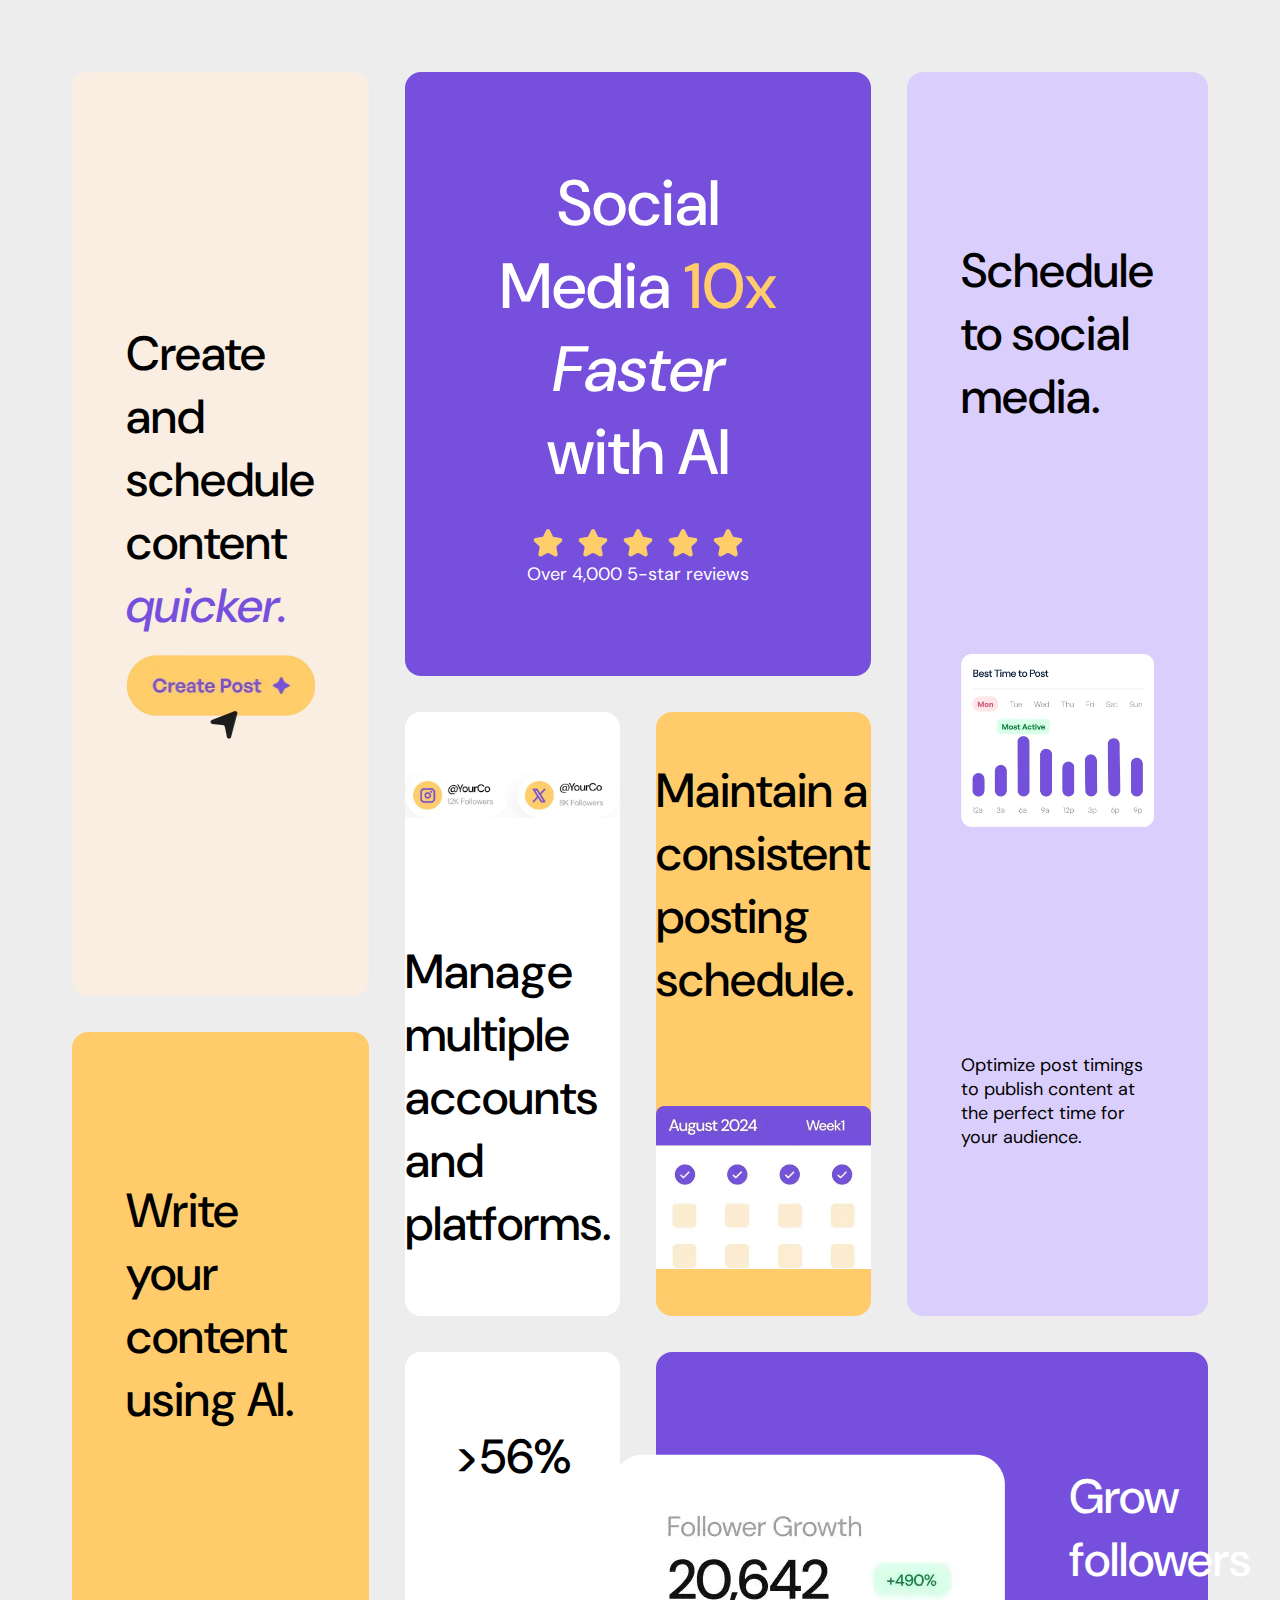
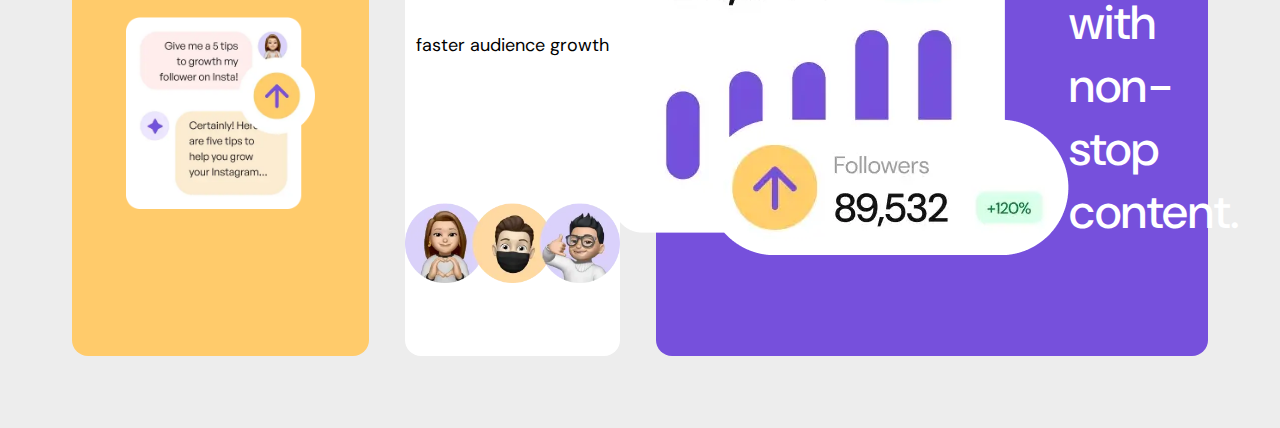
<file: index.html>
<!DOCTYPE html>
<html lang="en">
<head>
  <meta charset="UTF-8">
  <meta name="viewport" content="width=device-width, initial-scale=1.0"> <!-- displays site properly based on user's device -->
  <link rel="preconnect" href="https://fonts.googleapis.com">
  <link rel="preconnect" href="https://fonts.gstatic.com" crossorigin>
  <link href="https://fonts.googleapis.com/css2?family=DM+Sans:ital,opsz,wght@0,9..40,100..1000;1,9..40,100..1000&display=swap" rel="stylesheet">
  <link rel="icon" type="image/png" sizes="32x32" href="./assets/images/favicon-32x32.png">
  <link rel="stylesheet" href="./styles.css">
  <title>Frontend Mentor | Bento grid</title>
  
</head>
<body>
  <div class="create card">
    <h2>Create and schedule content <span>quicker.</span></h2>
    <img src="./assets/images/illustration-create-post.webp" alt="">
  </div>
  <div class="write card">
    <h2>Write your content<br>using AI.</h2>
    <img src="./assets/images/illustration-ai-content.webp" alt="">
  </div>
  <div class="social card">
    <h1>Social Media <span>10x</span><br><em>Faster</em> with AI</h1>
    <img src="./assets/images/illustration-five-stars.webp" alt="">
    <p>Over 4,000 5-star reviews</p>
  </div>
  <div class="manage card">
    <img src="./assets/images/illustration-multiple-platforms.webp" alt="">
    <h2>Manage multiple accounts and platforms.</h2>
  </div>
  <div class="maintain card">
    <h2>Maintain a consistent posting schedule.</h2>
    <img src="./assets/images/illustration-consistent-schedule.webp" alt="">
  </div>
  <div class="schedule card">
    <h2>Schedule to social media.</h2>
    <img src="./assets/images/illustration-schedule-posts.webp" alt="">
    <p>Optimize post timings to publish content at the perfect time for your audience.</p>
  </div>
  <div class="grow card">
    <img src="./assets/images/illustration-grow-followers.webp" alt="">
    <h2>Grow followers with non-stop content.</h2>
  </div>
  <div class="audience card">
    <h2>>56%</h2>
    <p>faster audience growth</p>
    <img src="./assets/images/illustration-audience-growth.webp" alt="">
  </div>
</body>
</html>
</file>
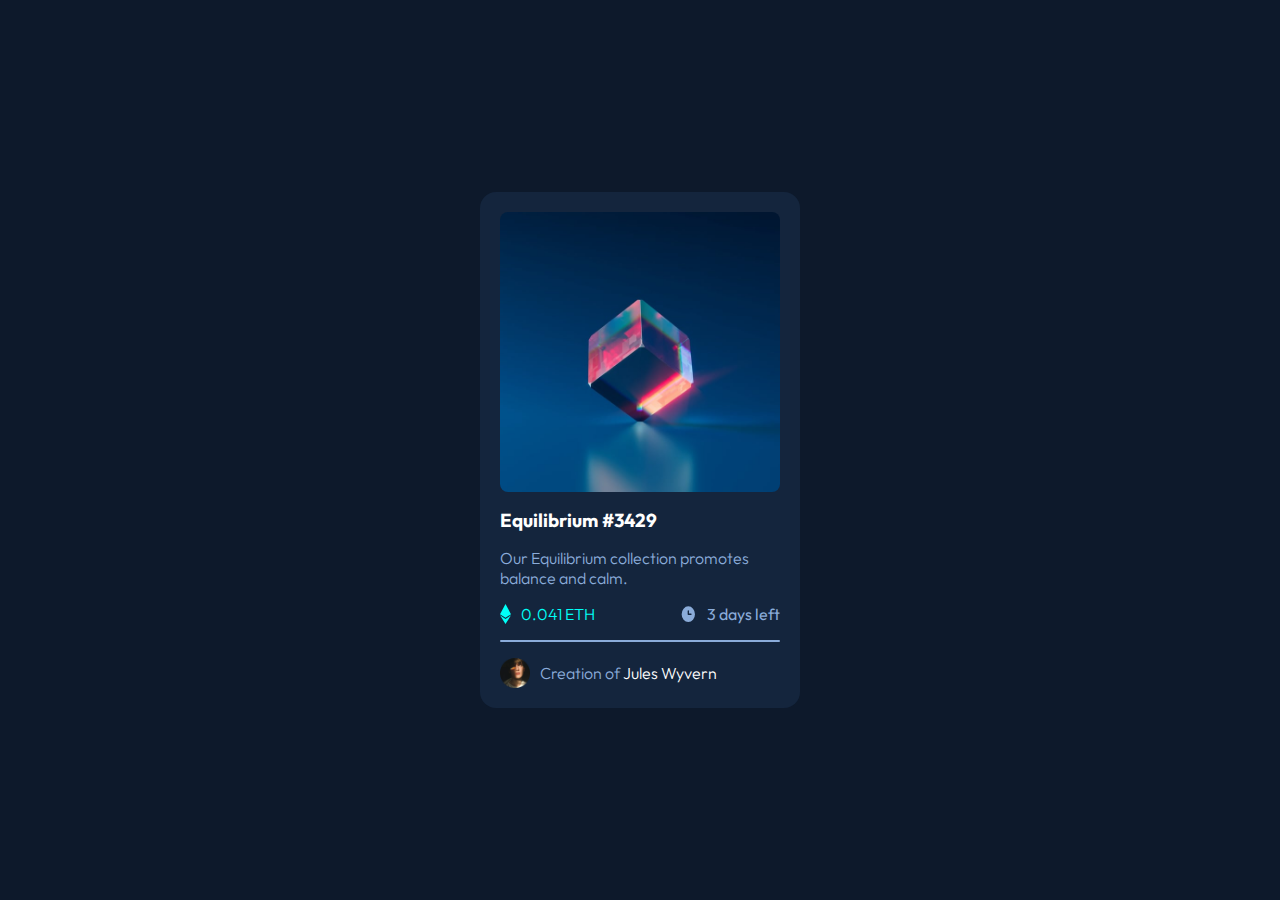
<file: nft-card/index.html>
<!DOCTYPE html>
<html lang="en">
<head>
  <meta charset="UTF-8">
  <meta name="viewport" content="width=device-width, initial-scale=1.0"> <!-- displays site properly based on user's device -->

  <link rel="icon" type="image/png" sizes="32x32" href="./images/favicon-32x32.png">
  
  <title>Frontend Mentor | NFT preview card component</title>
  <link rel="preconnect" href="https://fonts.googleapis.com">
  <link rel="preconnect" href="https://fonts.gstatic.com" crossorigin>
  <link href="https://fonts.googleapis.com/css2?family=Outfit:wght@100..900&display=swap" rel="stylesheet">
  <link rel='stylesheet' href='styles.css'/>
  <!-- Feel free to remove these styles or customise in your own stylesheet 👍 -->
</head>
<body>
  <div class="card">
    <img src="./images/image-equilibrium.jpg" alt="Equilibrium #3429 image" class="card_img">
    <div class="heading"><h3>Equilibrium #3429</h3></div>

    <div class="desc"><p>Our Equilibrium collection promotes balance and calm.</p></div>
    <div class="pricetime">
      <div class="price">
        <img src="./images/icon-ethereum.svg" alt="Icon" class="price_img">
        <p class="price_text">0.041 ETH</p>
      </div>
      <div class="time">
        <img src="./images/icon-clock.svg" alt="Icon" class="time_img">
        <p class="time_text">3 days left</p>
      </div>
    </div>
    <hr>
    <div class="author">
      <img src="./images/image-avatar.png" alt="Avatar" class="avatar_img">
      <p class="author_text">Creation of <span class="highlight">Jules Wyvern</span></p>
    </div>
  </div>
  
</body>
</html>
</file>
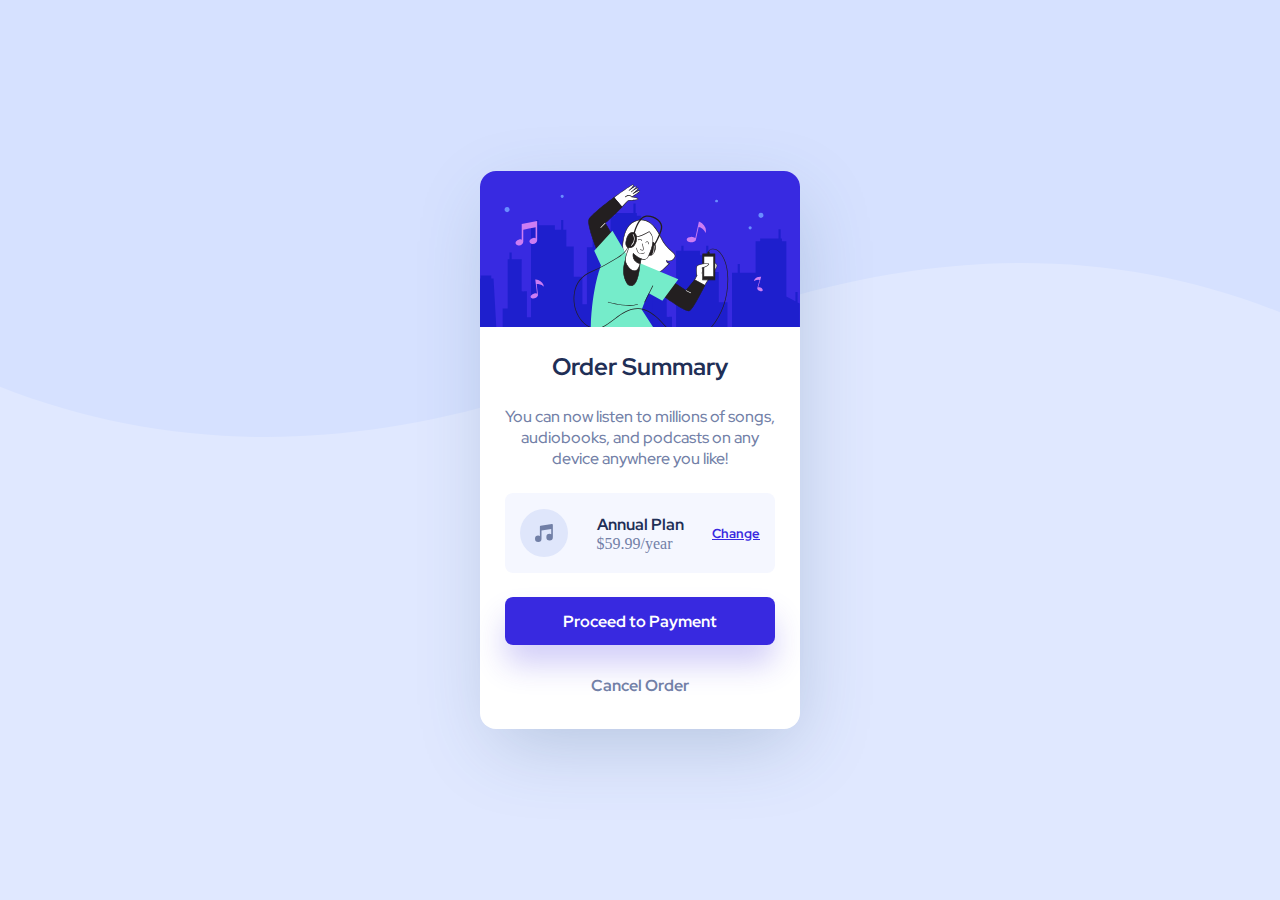
<file: order-summary-component-main/index.html>
<!DOCTYPE html>
<html lang="en">
  <head>
    <meta charset="UTF-8">
    <meta name="viewport" content="width=device-width, initial-scale=1.0"> <!-- displays site properly based on user's device -->
    <link rel="preconnect" href="https://fonts.googleapis.com">
    <link rel="preconnect" href="https://fonts.gstatic.com" crossorigin>
    <link href="https://fonts.googleapis.com/css2?family=Red+Hat+Display:ital,wght@0,300..900;1,300..900&display=swap" rel="stylesheet">
    <link rel="icon" type="image/png" sizes="32x32" href="./images/favicon-32x32.png">
    <link rel="stylesheet" href="styles.css">
    <title>Frontend Mentor | Order summary card</title>
  </head>
  <body>
    <div class="card">
      <img src="./images/illustration-hero.svg" alt="Illustration" class="picture">
      <div class="heading red-hat-display-900"><h2>Order Summary</h2></div>

      <p class="desc red-hat-display-500">You can now listen to millions of songs, audiobooks, and podcasts on any 
      device anywhere you like!</p>
      <div class="order">
        <img src="./images/icon-music.svg" alt="">
        <div class="plan">
          <h3 class="red-hat-display-700">Annual Plan</h3>
          <p red-hat-display-500>$59.99/year</p>
        </div>
        <a href="" class="link red-hat-display-700">Change</a>
      </div>
      <div class="buttons">
        <button class="proceed red-hat-display-700">Proceed to Payment</button>
        <button class="cancel red-hat-display-700">Cancel Order</button>
      </div>
    </div>
  </body>
</html>
</file>
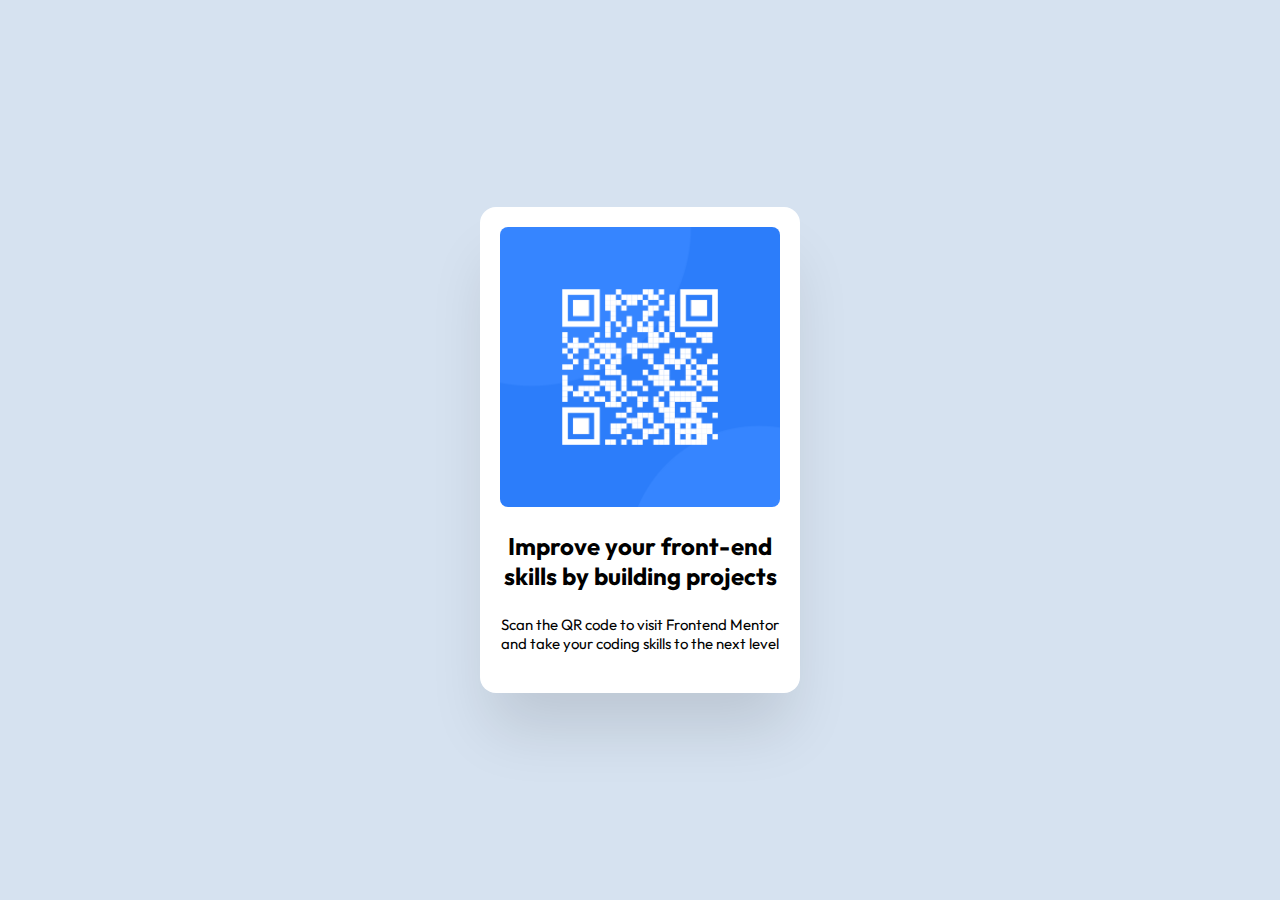
<file: qr-code-component-main/index.html>
<!DOCTYPE html>
<html lang="en">
<head>
  <meta charset="UTF-8">
  <meta name="viewport" content="width=device-width, initial-scale=1.0"> <!-- displays site properly based on user's device -->

  <link rel="icon" type="image/png" sizes="32x32" href="./images/favicon-32x32.png">
  <link rel="preconnect" href="https://fonts.googleapis.com">
  <link rel="preconnect" href="https://fonts.gstatic.com" crossorigin>
  <link href="https://fonts.googleapis.com/css2?family=Outfit:wght@100..900&display=swap" rel="stylesheet">
  <link rel="stylesheet" href="styles.css">
  <title>Frontend Mentor | QR code component</title>

</head>
<body>
  <div class="card">
    <img src="./images/image-qr-code.png" alt="">
    <h2>Improve your front-end skills by building projects</h2>
    <p>Scan the QR code to visit Frontend Mentor and take your coding skills to the next level</p>
  </div>
</body>
</html>
</file>
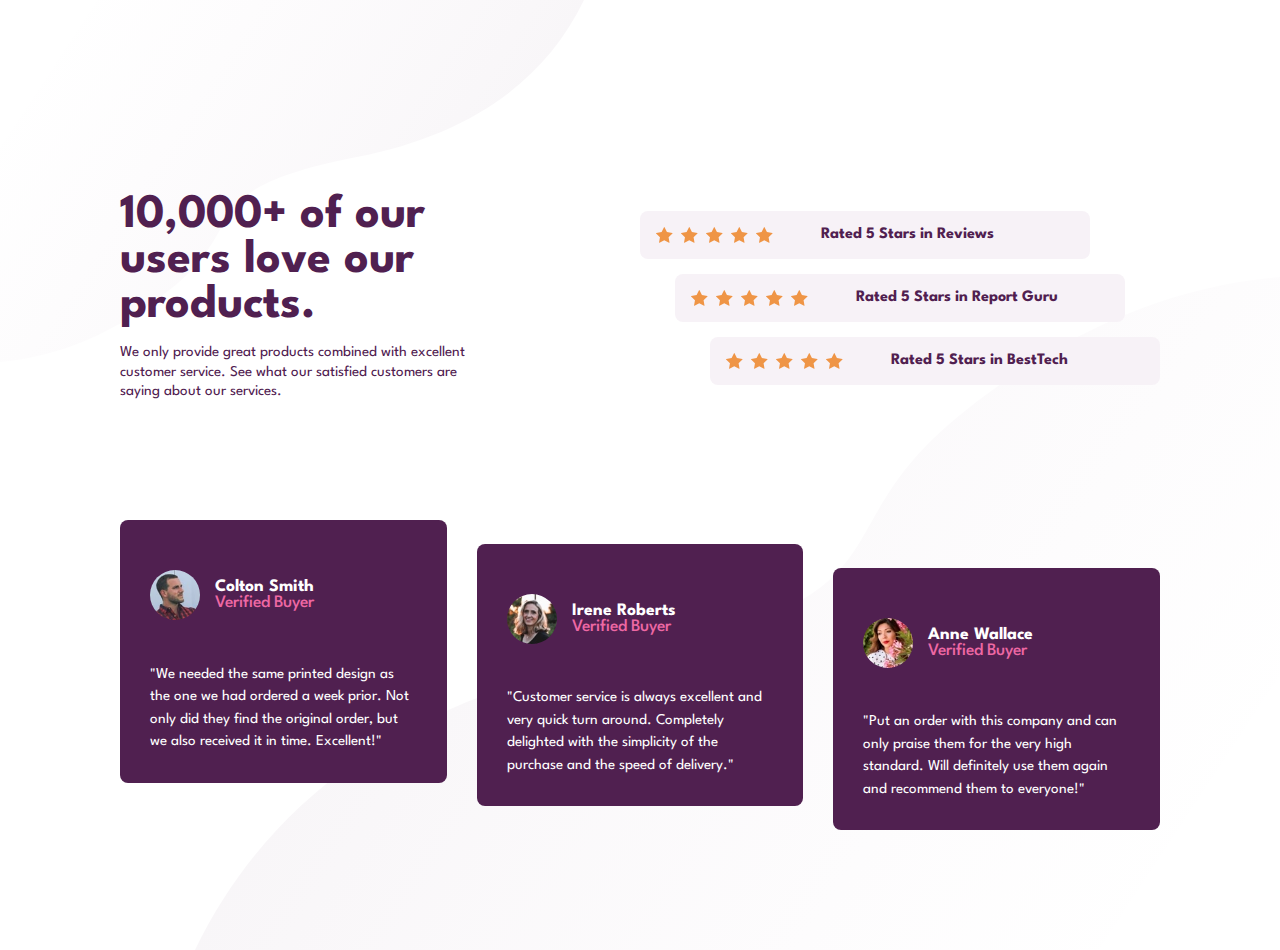
<file: social-proof-section-master/index.html>
<!DOCTYPE html>
<html lang="en">
  <head>
    <meta charset="UTF-8" />
    <meta name="viewport" content="width=device-width, initial-scale=1.0" />
    <!-- displays site properly based on user's device -->

    <link
      rel="icon"
      type="image/png"
      sizes="32x32"
      href="./images/favicon-32x32.png"
    />
    <link rel="stylesheet" href="styles.css">
    <link rel="preconnect" href="https://fonts.googleapis.com">
    <link rel="preconnect" href="https://fonts.gstatic.com" crossorigin>
    <link href="https://fonts.googleapis.com/css2?family=League+Spartan:wght@100..900&display=swap" rel="stylesheet">
    <title>Frontend Mentor | Social proof section</title>
  </head>
  <body>
    <div class="text">
      <h1 class="heading">10,000+ of our<br>users love our<br>products.</h1>
      <p class="desc">We only provide great products combined with excellent<br>customer service.
    See what our satisfied customers are<br>saying about our services.</p>
    </div>

    <div class="rating">
      <div class="rate">
        <div class="stars"><img src="./images/icon-star.svg" alt=""><img src="./images/icon-star.svg" alt=""><img src="./images/icon-star.svg" alt=""><img src="./images/icon-star.svg" alt=""><img src="./images/icon-star.svg" alt=""></div>
        <p>Rated 5 Stars in Reviews</p>
      </div>
      <div class="rate">
        <div class="stars"><img src="./images/icon-star.svg" alt=""><img src="./images/icon-star.svg" alt=""><img src="./images/icon-star.svg" alt=""><img src="./images/icon-star.svg" alt=""><img src="./images/icon-star.svg" alt=""></div>
        <p>Rated 5 Stars in Report Guru</p>
      </div>
      <div class="rate">
        <div class="stars"><img src="./images/icon-star.svg" alt=""><img src="./images/icon-star.svg" alt=""><img src="./images/icon-star.svg" alt=""><img src="./images/icon-star.svg" alt=""><img src="./images/icon-star.svg" alt=""></div>
        <p>Rated 5 Stars in BestTech</p>
      </div>
    </div>

    <div class="reviews">
      <div class="card">
        <div class="author">
          <img src="./images/image-colton.jpg" alt="">
          <h3 class="name">Colton Smith</h3>
          <h3>Verified Buyer</h3>
        </div>
        <p>"We needed the same printed design as the one we had ordered a week prior.
    Not only did they find the original order, but we also received it in time.
    Excellent!"</p>
      </div>
      <div class="card">
        <div class="author">
          <img src="./images/image-irene.jpg" alt="">
          <h3 class="name">Irene Roberts</h3>
          <h3>Verified Buyer</h3>
        </div>
        <p>"Customer service is always excellent and very quick turn around. Completely
    delighted with the simplicity of the purchase and the speed of delivery."</p>
      </div>
      <div class="card">
        <div class="author">
          <img src="./images/image-anne.jpg" alt="">
          <h3 class="name">Anne Wallace</h3>
          <h3>Verified Buyer</h3>
        </div>
        <p>"Put an order with this company and can only praise them for the very high
    standard. Will definitely use them again and recommend them to everyone!"</p>
      </div>
    </div>
  </body>
</html>
</file>
<file: styles.css>
:root {
  --purple-100: hsl(254, 88%, 90%);
  --purple-500: hsl(256, 67%, 59%);
  --gray: hsl(0, 0%, 93%);
  --yellow-100: hsl(31, 66%, 93%);
  --yellow-500: hsl(39, 100%, 71%);

  --white: hsl(0, 0%, 100%);
  --black: hsl(0, 0%, 7%);
}

* {
    margin: 0;
    padding: 0;
    box-sizing: border-box;
}

body {
    padding: 4em;
    background-color: var(--gray);
    display: grid;
    place-items: center;
    gap: 2em;
    grid-template-columns: repeat(4, 1fr);
    grid-template-rows: repeat(6, 1fr);
    grid-template-areas: 
    "create social social schedule"
    "create social social schedule"
    "create manage maintain schedule"
    "write manage maintain schedule"
    "write audience grow grow"
    "write audience grow grow";
    min-height: 100vh;
    font-family: "DM Sans";
    font-size: 18px;
}

.card {
    display: grid;
    border-radius: 16px;
    height: 100%;
    place-items: center;
    width: 100%;
}

.create {
    background-color: var(--yellow-100);
    grid-area: create;
    padding: 3em;
    display: flex;
    flex-direction: column;
    justify-content: center;
    align-items: center;
    gap: 1em;
}

.create span {
    color: var(--purple-500);
    font-style: italic;
}


.social {
    background-color: var(--purple-500);
    grid-area: social;
    text-align: center;
    display: flex;
    flex-direction: column;
    padding: 5em;
    color: var(--white);
}
.social > h1 {
    font-size: 64px;
    margin-bottom: 0.5em;
    font-weight: 500;
}
.social > img {
    max-height: 2em;
}
.social span {
    color: var(--yellow-500)
}


.write {
    background-color: var(--yellow-500);
    grid-area: write;
    place-items: center;
    padding: 3em;
}





.schedule {
    background-color: var(--purple-100);
    grid-area: schedule;
    padding: 3em;
}
.manage {
    background-color: var(--white);
    grid-area: manage;
}
.audience {
    background-color: var(--white);
    grid-area: audience;
}
.grow {
    background-color: var(--purple-500);
    grid-area: grow;
    color: var(--white);
    display: flex;
    align-items: center;
    justify-content: center;
    padding: 2em;
}
.maintain {
    background-color: var(--yellow-500);
    grid-area: maintain;
}

img {
    max-width: 100%;
    
}


h2 {
    font-weight: 500;
    font-size: 48px;
}
</file>
<file: nft-card/styles.css>
:root {
    --blue-500: hsl(215, 51%, 70%);
    --cyan-400: hsl(178, 100%, 50%);

    --blue-950: hsl(217, 54%, 11%); /* main BG */
    --blue-900: hsl(216, 50%, 16%); /* card BG */ 
    --blue-800: hsl(215, 32%, 27%); /* line */
    --white: hsl(0, 0%, 100%);
}

* {
    margin: 0;
    padding: 0;
    box-sizing: border-box;
}

body {
    font-family: Outfit;
    font-weight: 300;
    background-color: var(--blue-950);    
    display: flex;
    justify-content: center;
    align-items: center;
    min-height: 100vh;
}

.card {
    max-width: 320px;
    padding: 20px;
    border-radius: 16px;
    background-color: var(--blue-900);
    display: flex;
    align-items: start;
    justify-content: center;
    flex-direction: column;
    gap: 1em;
}

.highlight:hover, .heading:hover {
    color: var(--cyan-400);
}

.heading {
    color: var(--white);
    font-weight: 600;
}

p {
    color: var(--blue-500);
}

.price_text {
    color: var(--cyan-400);
}

.time_text {
    font-weight: 400;
}

.highlight {
    color: var(--white);
}

.pricetime {
    width: 100%;
    display: flex;
    justify-content: space-between;
    align-items: center;
}

.price, .time {
    display: flex;
    gap: 10px;
}

.author {
    display: flex;
    align-items: center;
    gap: 10px;
}

.avatar_img {
    width: 30px;
}

.card_img {
    width: 280px;
    border-radius: 8px;
}

hr {
    border: none;
    height: 2px;
    background-color: var(--blue-500);
    width: 100%;
    border-radius: 8px;
}
</file>
<file: order-summary-component-main/styles.css>
:root {
  --blue-100: hsl(225, 100%, 94%);
  --blue-700: hsl(245, 75%, 52%);
  --blue-700-trans: hsla(245, 75%, 52%, 0.678);

  --blue-50: hsl(225, 100%, 98%);
  --gray-600: hsl(224, 23%, 55%);
  --blue-950: hsl(223, 47%, 23%);

  --white: hsl(0, 0%, 100%);
}

* {
  margin: 0;
  padding: 0;
  box-sizing: border-box;
}

body {
  background-image: url(./images/pattern-background-desktop.svg);
  background-repeat: repeat-x;
  background-size: auto;
  background-position: top center;
  background-color: var(--blue-100);
  display: flex;
  align-items: center;
  justify-content: center;
  min-height: 100vh;
}

.card {
  max-width: 320px;
  border-radius: 16px;
  background-color: var(--white);
  display: flex;
  align-items: center;
  justify-content: center;
  flex-direction: column;
  gap: 1.5em;
  padding-bottom: 20px;
  box-shadow: 0px 23px 76px -11px rgba(53, 91, 128, 0.26);
  -webkit-box-shadow: 5px 23px 76px -11px rgba(53, 91, 128, 0.26);
  -moz-box-shadow: 5px 23px 76px -11px rgba(53, 91, 128, 0.26);
}

p {
  max-width: 270px;
  color: var(--gray-600);
  text-align: center;
}

h2, h3 {
  color: var(--blue-950)
}

.picture {
  width: 100%;
  border-radius: 16px 16px 0px 0px;
}

.buttons {
  display: flex;
  max-width: 270px;
  flex-direction: column;
  width: 100%;
  gap: 1em;
}

button {
  max-width: 270px;
  width: 100%;
  min-height: 3em;
  border-radius: 8px;
  border: none;
}

.cancel {
  background-color:transparent;
  color: var(--gray-600);
}

.cancel:hover {
  color: var(--blue-950);
  cursor: pointer;
}

.proceed {
  background-color: var(--blue-700);
  color: var(--white);
  box-shadow: 0px 20px 31px -1px rgba(56,41,224,0.23);
  -webkit-box-shadow: 0px 20px 31px -1px rgba(56,41,224,0.23);
  -moz-box-shadow: 0px 20px 31px -1px rgba(56,41,224,0.23);
}

.proceed:hover {
  background-color: var(--blue-700-trans);
  cursor: pointer;
}

.order {
  background-color: var(--blue-50);
  padding: 15px;
  border-radius: 8px;
  display: flex;
  justify-content: space-between;
  align-items: center;
  max-width: 270px;
  width: 100%;
  min-height: 5em;
}

.order p {
  text-align: left;
}

.order a {
  font-size: 13px;
  color: var(--blue-700);
}

.order a:hover {
  color: var(--blue-700-trans);
  cursor: pointer;
}

.red-hat-display-500 {
  font-size: 16px;
  font-family: "Red Hat Display", sans-serif;
  font-optical-sizing: auto;
  font-weight: 500;
  font-style: normal;
}

.red-hat-display-700 {
  font-size: 16px;
  font-family: "Red Hat Display", sans-serif;
  font-optical-sizing: auto;
  font-weight: 700;
  font-style: normal;
}

.red-hat-display-900 {
  font-size: 16px;
  font-family: "Red Hat Display", sans-serif;
  font-optical-sizing: auto;
  font-weight: 900;
  font-style: bold;
}
</file>
<file: qr-code-component-main/styles.css>
:root {
    --white: hsl(0, 0%, 100%);
    --slate-300: hsl(212, 45%, 89%);
    --slate-500: hsl(216, 15%, 48%);
    --slate-900: hsl(218, 44%, 22%);
}

* {
    margin: 0;
    padding: 0;
    box-sizing: border-box;
}

body {
    background-color: var(--slate-300);
    display: flex;
    justify-content: center;
    align-items: center;
    min-height: 100vh;
}

.card {
    background-color: var(--white);
    padding: 20px 20px 40px 20px;
    max-width: 320px;
    display: flex;
    flex-direction: column;
    justify-content: center;
    align-items: center;
    border-radius: 16px;
    gap: 1.5em;
    box-shadow: 0px 45px 63px -11px rgba(0,0,0,0.12);
    -webkit-box-shadow: 0px 45px 63px -11px rgba(0,0,0,0.12);
    -moz-box-shadow: 0px 45px 63px -11px rgba(0,0,0,0.12);
}

h2, p {
    text-align: center;
    font-family: 'Outfit';
}

p {
    font-size: 15px;
}

.card > img {
    max-width: 280px;
    border-radius: 8px;
}
</file>
<file: social-proof-section-master/styles.css>
:root {
    --dark-magenta: hsl(300, 43%, 22%);
    --pink: hsl(333, 80%, 67%);

    --dark-gray-magenta: hsl(303, 10%, 53%);
    --light-gray-magenta: hsl(300, 24%, 96%);
    --white: hsl(0, 0%, 100%);
}

* {
    padding: 0;
    margin: 0;
    box-sizing: border-box;
}

body {
    padding: 8em;
    font-family: League Spartan;
    font-size: 15px;
    background-image: url(./images/bg-pattern-top-desktop.svg), url(./images/bg-pattern-bottom-desktop.svg);
    background-repeat: no-repeat;
    background-position: top left, bottom right;
    background-size: auto, auto;
    min-height: 100vh;
    display: grid;
    place-items: center;
    grid-template-columns: 1fr 1fr;
    grid-template-rows: 1fr 1fr;
    grid-template-areas: 
    "text rating"
    "reviews reviews";
}


.text {
    grid-area: text;
    color: var(--dark-magenta);
    display: grid;
    justify-content: flex-start;
    gap: 1em;
    width: 100%;
}

.heading {
    font-weight: 700;
    font-size: 48px;
}

.text > p {
    line-height: 1.3em;
}

.rating {
    grid-area: rating;
    display: grid;
    grid-template-rows: repeat(3, minmax(0, 1fr));
    gap: 1em;
    place-items: center;
    width: 100%;
    justify-self: end;
}

.rate {
    background-color: var(--light-gray-magenta);
    padding: 1em;
    display: flex;
    gap: 3em;
    width: 450px;
    font-weight: 700;
    color: var(--dark-magenta);
    font-size: 16px;
    border-radius: 8px;
}

.stars {
    display: grid;
    grid-template-columns: repeat(5, 1fr);
    gap: 0.5em;
}

.rate:nth-of-type(1) {
    justify-self: start;
    align-self: center;
}

.rate:nth-of-type(3) {
    justify-self: end;
    align-self: center;
}

.reviews {
    min-height: 310px;
    margin-top: 3em;
    grid-area: reviews;
    display: grid;
    grid-template-columns: repeat(3, 1fr);
    gap: 2em;
    place-items: center;
    width: 100%;
}

.card {
    min-height: 260px;
    padding: 2em;
    border-radius: 8px;
    background-color: var(--dark-magenta);
    display: grid;
    grid-template-rows: repeat(2, 1fr);
    gap: 1.5em;
}

.card > p {
    color: var(--white);
    line-height: 1.5em;
}

.author {
    display: grid;
    grid-template-areas: 
    "image name"
    "image status";
    grid-template-columns: max-content;
    justify-items: start;
    align-items: center;
    column-gap: 1em;
    min-height: fit-content;
}

.card:nth-of-type(1) {
    justify-self: center;
    align-self: start;
}

.card:nth-of-type(3) {
    justify-self: center;
    align-self: end;
}


.author > img {
    grid-area: image;
    border-radius: 50%;
    max-width: 50px;
}
.author > h3 {
    font-weight: 500;
    color: var(--pink);
    align-self: start;
}
.author .name {
    font-weight: 700;
    align-self: end;
    grid-area: name;
    color: var(--white);
}

@media all and (max-width: 850px) {
    body {
        padding: 5em;
        grid-template-columns: 1fr;
        grid-template-areas: 
        "text"
        "rating"
        "reviews";
    }

    .text {
        justify-content: center;
    }
    .text > *{
        text-align: center;
    }
    .rating {
        justify-content: center;
    }
    .reviews {
        grid-template-columns: 1fr;
    }

}

@media all and (max-width: 570px) {
    body {
        padding: 2em;
    }
}
</file>
